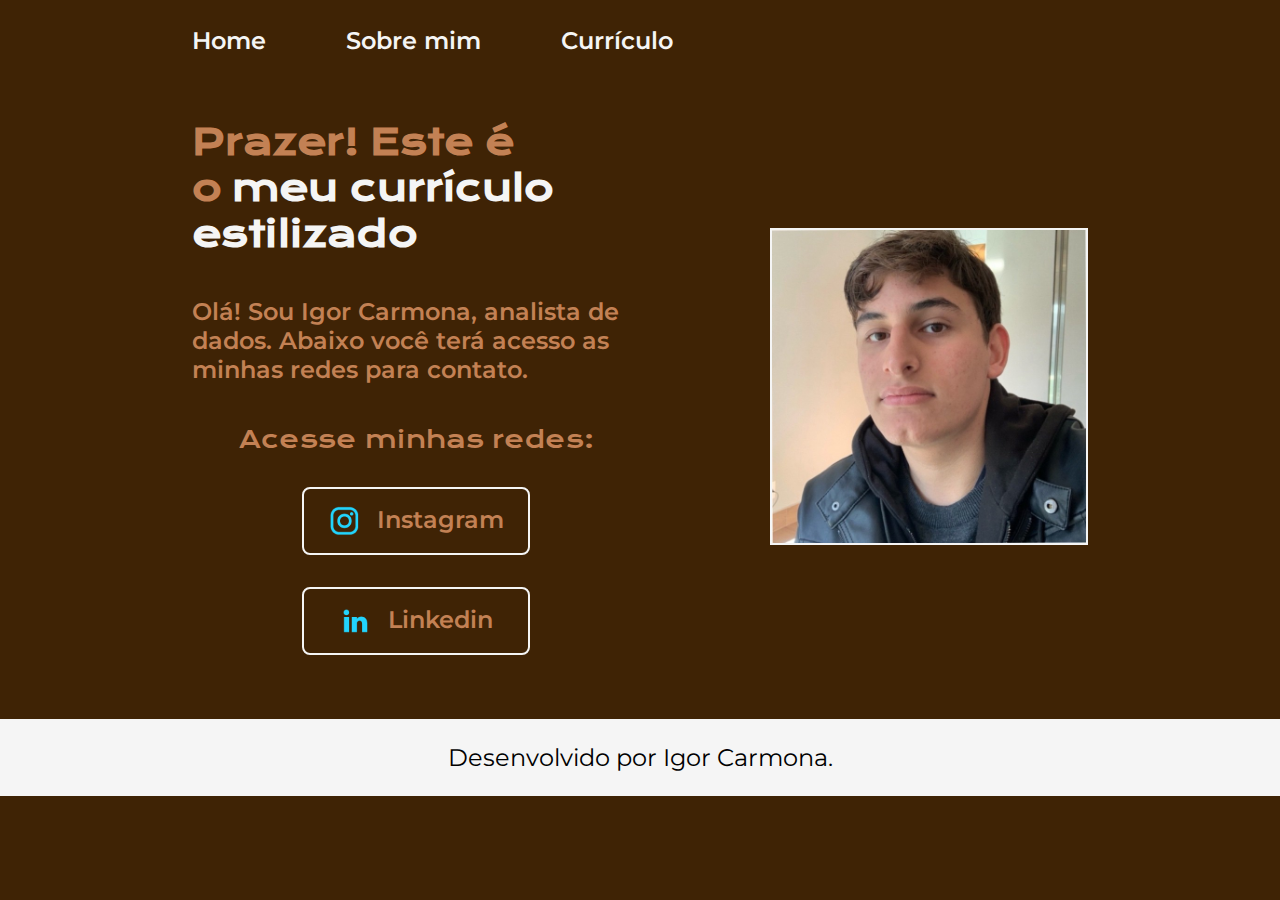
<file: Curriculo/index.html>
<!DOCTYPE html>
<html lang="pt-br">
<head>
    <meta charset="UTF-8">
    <meta name="viewport" content="width=device-width, initial-scale=1.0">
    <title>Portfolio</title>
    <link rel="stylesheet" href="style.css">
</head>
<body>
    <header class="cabecalho">
        <nav class="cabecalho__menu">
            <a class="cabecalho__menu__home" href="index.html">Home</a>
            <a class="cabecalho__menu__home" href="about.html">Sobre mim</a>
            <a class="cabecalho__menu__home" href="curriculo.html">Currículo</a>
        </nav>
    </header>
    <main class="apresentacao">
        <section class="apresentacao__conteudo">
            <h1 class="apresentacao__conteudo__titulo">Prazer! Este é o<strong class="titulo-destaque">meu currículo estilizado</strong></h1>
            <p class="apresentacao__conteudo__texto">Olá! Sou Igor Carmona, analista de dados. Abaixo você terá acesso as minhas redes para contato.</p>
            <div class="apresentacao__conteudo__botoes">
                <h2 class="apresentacao__conteudo__botoes__subtitulo">Acesse minhas redes:</h2>
                <a class="apresentacao__conteudo__botoes__IG" href="https://www.instagram.com/theigorcarmona/">Instagram
                    <img src="instagram.png" alt="Icone do Instagram">
                </a>
                <a class="apresentacao__conteudo__botoes__IG" href="https://www.linkedin.com/in/igorcarmona/">Linkedin
                    <img src="linkedin.png" alt="Icone do linkedin">
                </a>
            </div>
        </section>
        <img class="apresentacao__foto" src="igor.jpg" alt="Foto do Igor Carmona">
    </main>
    <footer class="rodape">
        <p>Desenvolvido por Igor Carmona.</p>
    </footer>
</body>
</html>
</file>
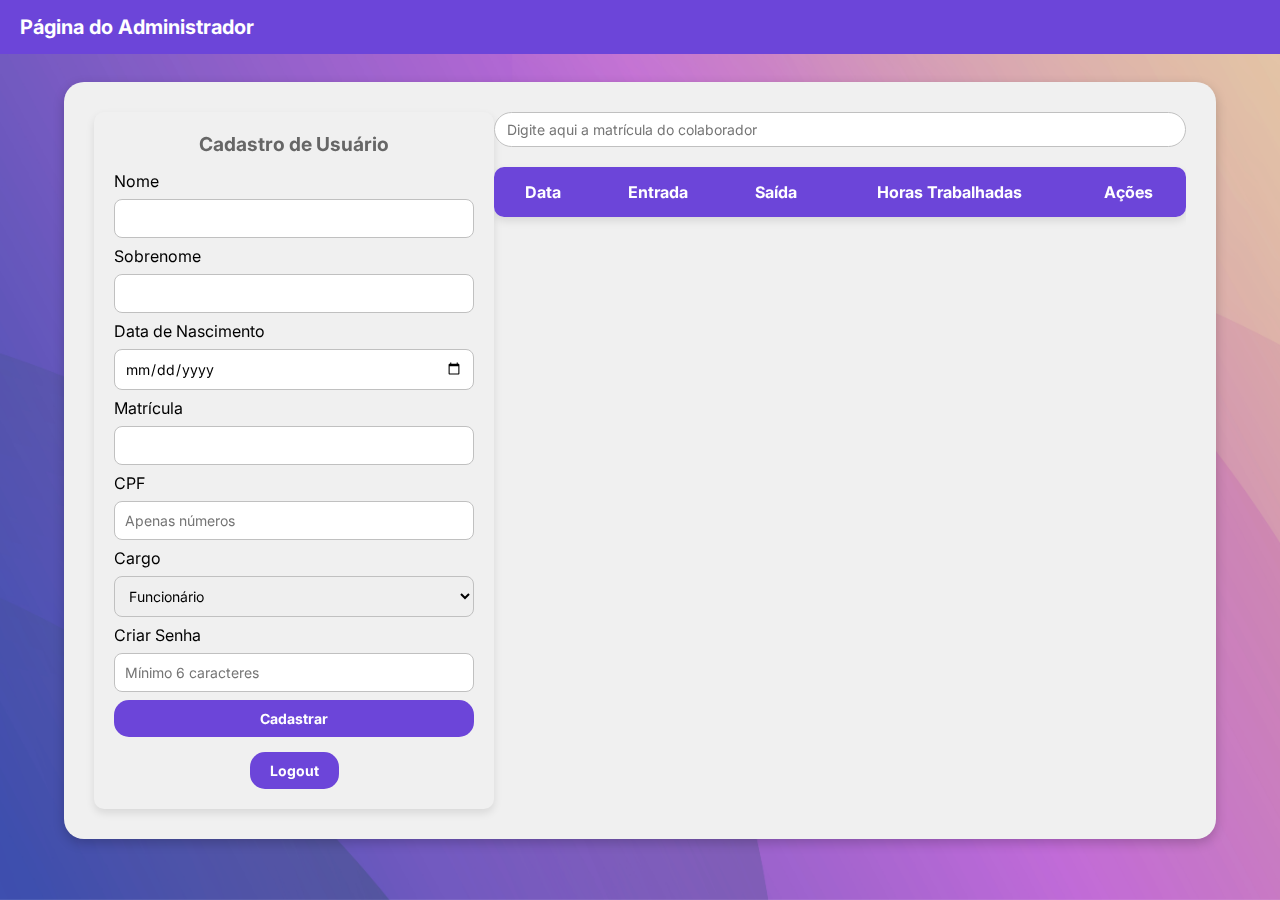
<file: home-adm.html>
<!DOCTYPE html>
<html lang="pt-br">
<head>
    <meta charset="UTF-8">
    <meta name="viewport" content="width=device-width, initial-scale=1.0">
    <title>Página do Administrador</title>
    <link rel="stylesheet" href="home-adm.css">
    <link href="https://fonts.googleapis.com/css2?family=Inter:wght@400;500;600;700&display=swap" rel="stylesheet">
</head>
<body>
    <header>
        <h1>Página do Administrador</h1>
    </header>

    <div class="camada"></div>

    <div class="janela">
        <div class="form-container">
            <h2>Cadastro de Usuário</h2>
            <form id="cadastroForm">
                <label for="nome">Nome</label>
                <input type="text" id="nome" name="nome" required>
            
                <label for="sobrenome">Sobrenome</label>
                <input type="text" id="sobrenome" name="sobrenome" required>
            
                <label for="dataNascimento">Data de Nascimento</label>
                <input type="date" id="dataNascimento" name="dataNascimento" required>
            
                <label for="matricula">Matrícula</label>
                <input type="text" id="matricula" name="matricula" required>
            
                <label for="cpf">CPF</label>
                <input type="text" id="cpf" name="cpf" minlength="11" required placeholder="Apenas números">
            
                <label for="cargo">Cargo</label>
                <select id="cargo" name="cargo" required>
                    <option value="funcionario">Funcionário</option>
                    <option value="adm">Administrador</option>
                </select>
            
                <label for="senha">Criar Senha</label>
                <input type="password" id="senha" name="senha" required minlength="6" placeholder="Mínimo 6 caracteres">
            
                <button type="submit">Cadastrar</button>
            </form>            
            
            <div class="logout-container">
                <button type="button" class="btn-logout" onclick="logout()">Logout</button>
            </div>
        </div>
    
        <div class="tabela-container">
            <div class="pesquisa-container">
                <input type="text" id="pesquisa" class="campo-pesquisa" placeholder="Digite aqui a matrícula do colaborador" required>                         
            </div>
            <table>
                <thead>
                    <tr>
                        <th>Data</th>
                        <th>Entrada</th>
                        <th>Saída</th>
                        <th>Horas Trabalhadas</th>
                        <th>Ações</th>
                    </tr>
                </thead>
                <tbody id="tabelaResultados">
                </tbody>
            </table> 
            <div id="popupEditar" class="popup">
                <div class="popup-content">
                    <h3>Editar Ponto</h3>
                    <form id="editarForm">
                        <label for="editarEntrada">Entrada:</label>
                        <input type="datetime-local" id="editarEntrada" name="entrada" required>
                
                        <label for="editarSaida">Saída:</label>
                        <input type="datetime-local" id="editarSaida" name="saida" required>
                
                        <button type="submit">Salvar</button>
                        <button type="button" onclick="fecharPopup()">Cancelar</button>
                    </form>
                </div>
            </div>
            
        </div>
    </div>
    
    <script src="home-adm-script.js"></script>
</body>
</html>
</file>
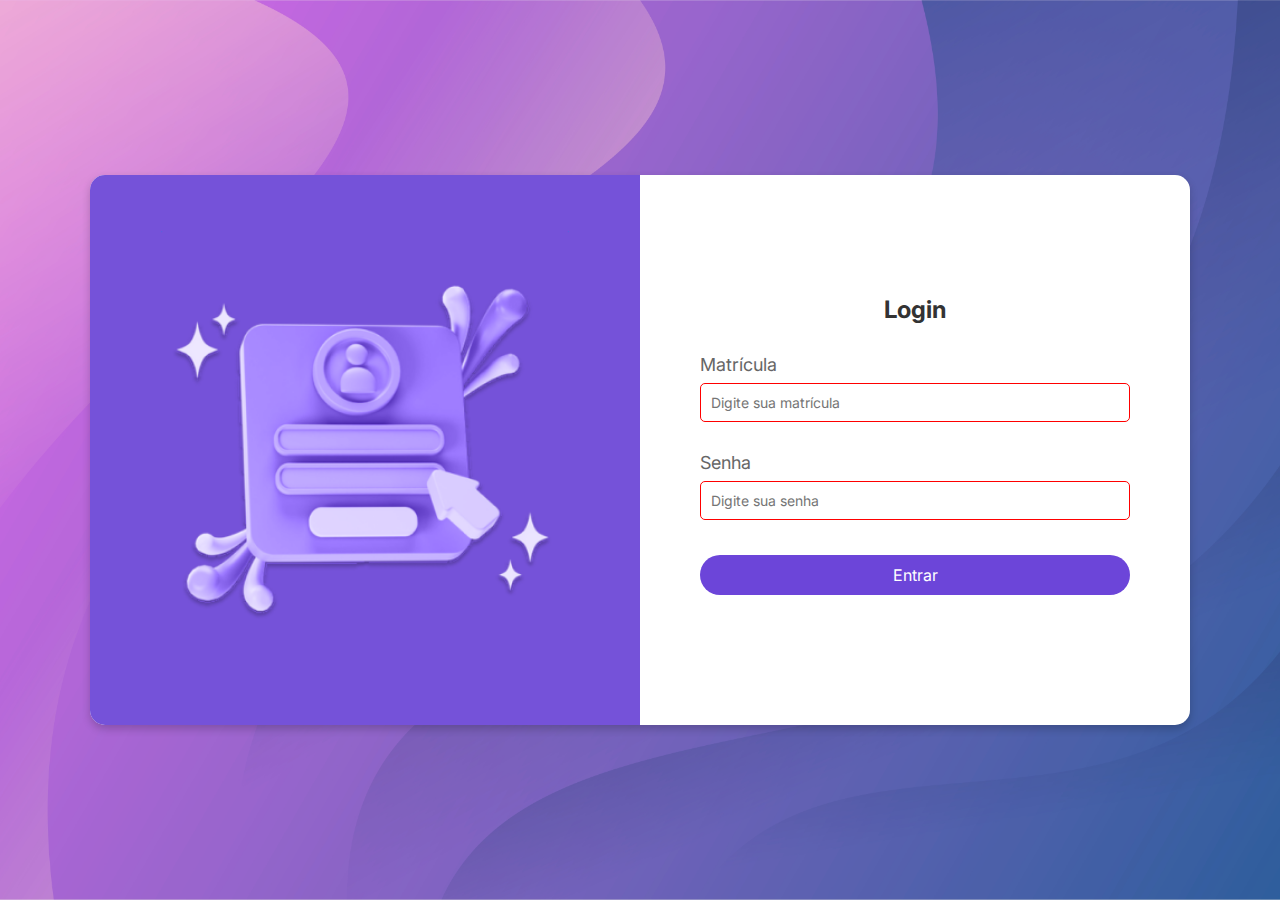
<file: home.html>
<!DOCTYPE html>
<html lang="pt-BR">
<head>
    <meta charset="UTF-8">
    <meta name="viewport" content="width=device-width, initial-scale=1.0">
    <title>Sistema de Registro de Ponto</title>
    <link rel="stylesheet" href="home.css">
    <link href="https://fonts.googleapis.com/css2?family=Inter:wght@400;500;600;700&display=swap" rel="stylesheet">
</head>
<body>
    <header>
        <h1>Sistema de Ponto Digital</h1>
        <div class="upload-container">
            <a href="Curriculo/index.html" class="upload-label" target="_blank">Sobre o Desenvolvedor</a>
        </div>
    </header>

    <div class="janela">
        <div class="relogio"></div>

        <div class="novo-registro-container">
            <button type="button" class="btn-novo-registro" onclick="registrarNovoHorario()">Novo Registro</button>
            <div id="registro-atual" class="registro-retorno"></div>
        </div>

        <div class="tabela-container">
            <div class="tabela">
                <table>
                    <thead>
                        <tr>
                            <th>Dia</th>
                            <th>Entrada</th>
                            <th>Saída</th>
                            <th>Horas Trabalhadas</th>
                        </tr>
                    </thead>
                    <tbody>
                    </tbody>
                </table>
            </div>
        </div>

        <div class="logout-container">
            <button type="button" class="btn-logout" onclick="logout()">Logout</button>
        </div>
    </div>

    <script src="home-script.js"></script>
</body>
</html>
</file>
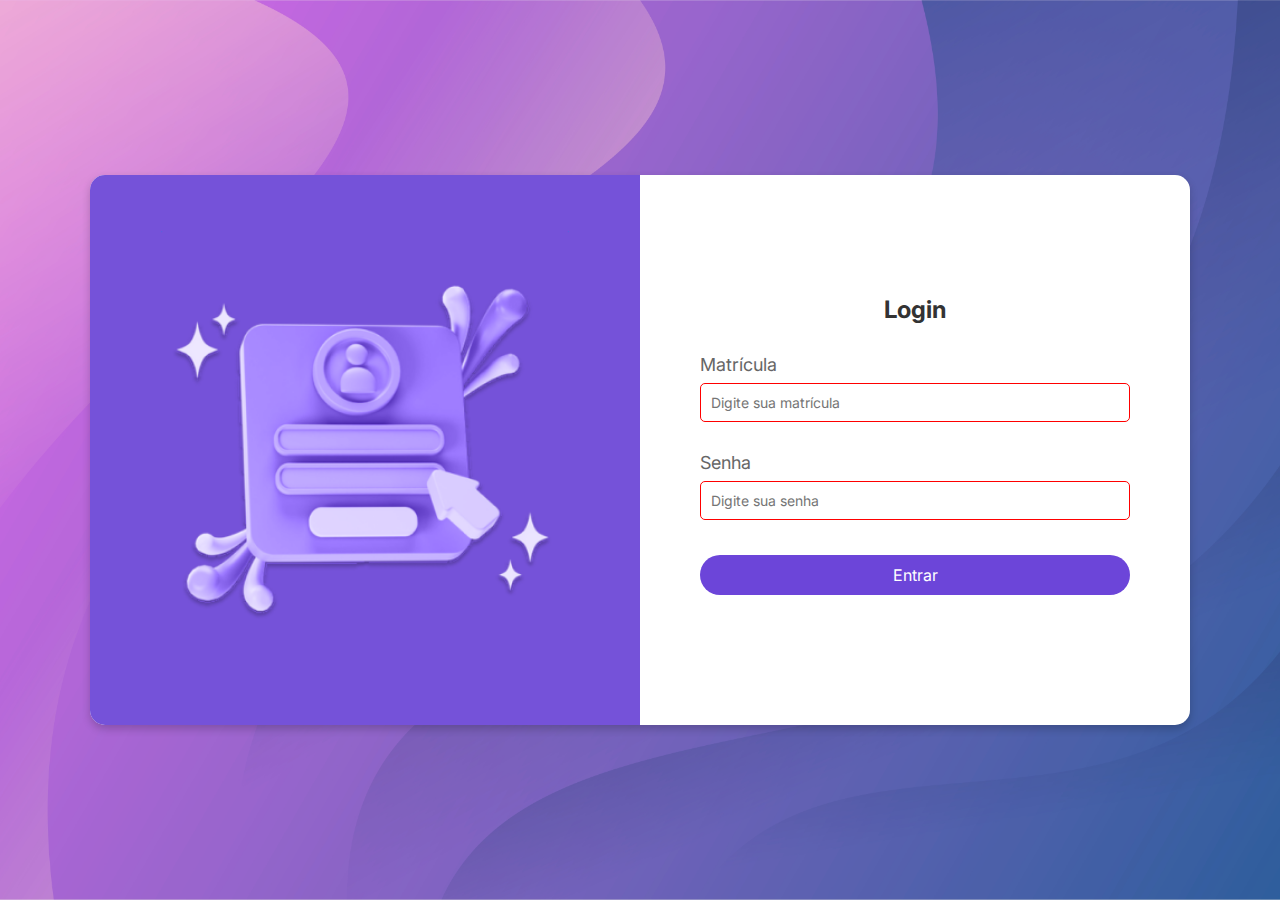
<file: login.html>
<!DOCTYPE html>
<html lang="pt-br">
<head>
    <meta charset="UTF-8">
    <meta name="viewport" content="width=device-width, initial-scale=1.0">
    <title>Login</title>
    <link rel="stylesheet" href="login.css">
    <link href="https://fonts.googleapis.com/css2?family=Inter:wght@400;500;600;700&display=swap" rel="stylesheet">
</head>
<body class="login">
    <div class="camada"></div>
    <div class="janela">
        <div class="left-func">
            <img src="img/login.png" alt="Imagem ilustrativa">
        </div>
        <div class="right">
            <h2>Login</h2>
            <form id="login-form">
                <div class="group-input">
                    <label for="matricula">Matrícula</label>
                    <input type="text" id="matricula" name="matricula" placeholder="Digite sua matrícula" required>
                </div>
                <div class="group-input">
                    <label for="senha">Senha</label>
                    <input type="password" id="senha" name="senha" placeholder="Digite sua senha" required>
                </div>
                <button type="submit" class="botao-login">Entrar</button>
            </form>
        </div>
    </div>
    <script src="login-script.js"></script>
</body>
</html>
</file>
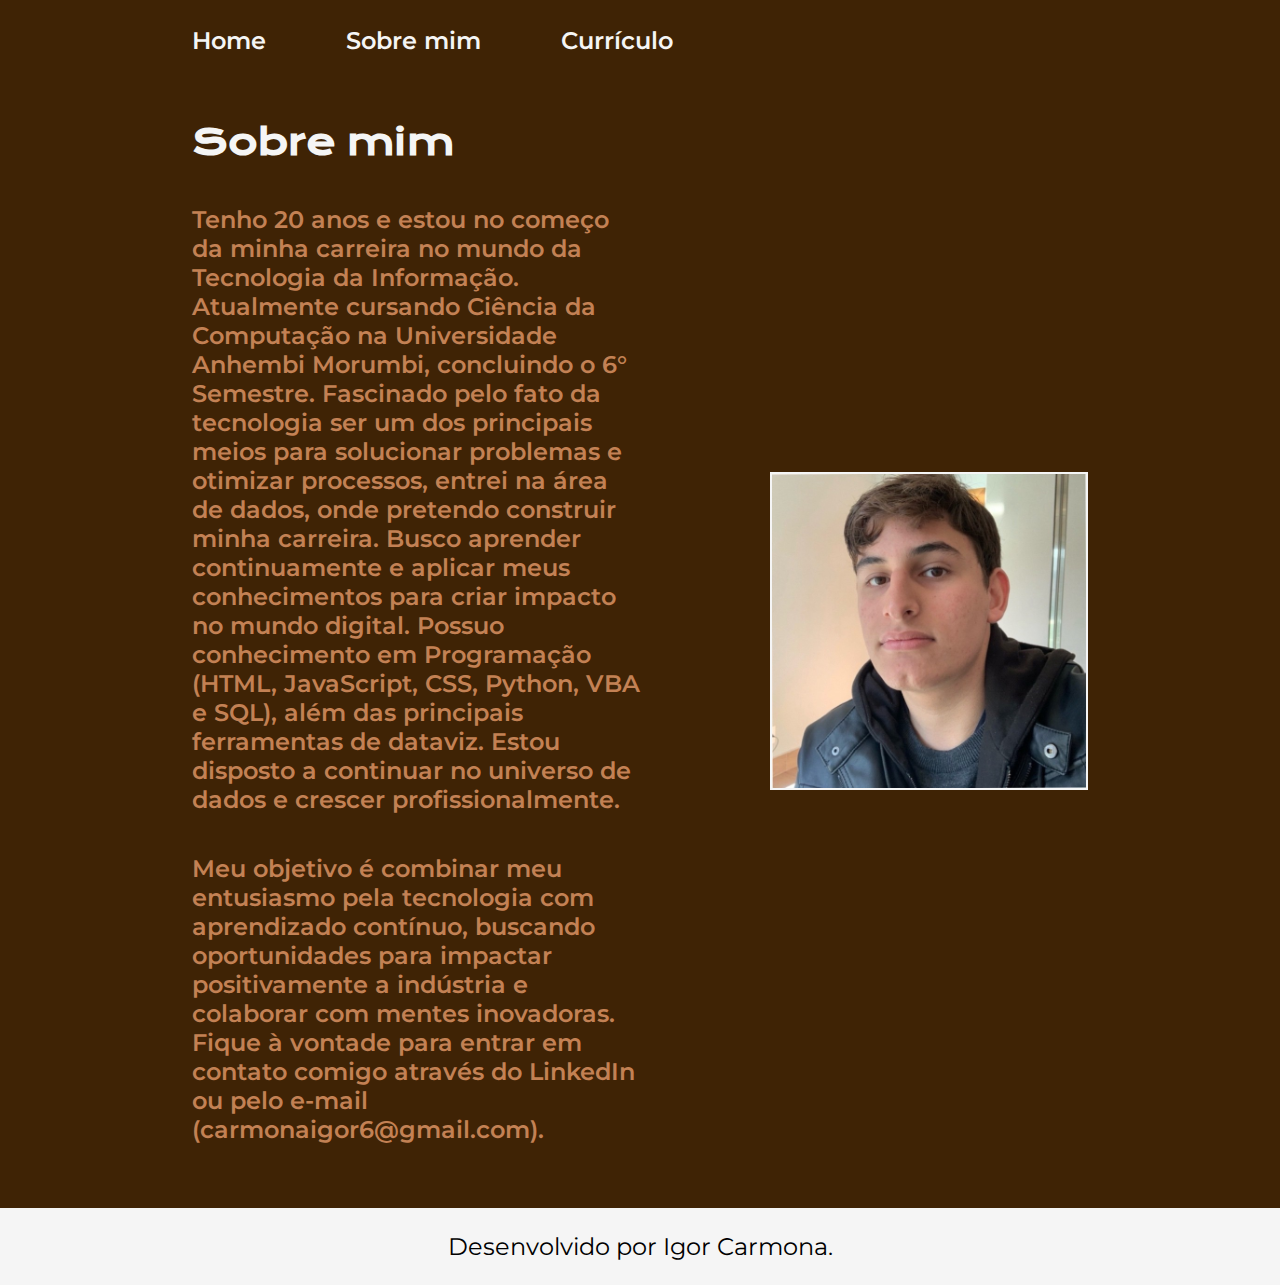
<file: Curriculo/about.html>
<!DOCTYPE html>
<html lang="pt-br">
<head>
    <meta charset="UTF-8">
    <meta name="viewport" content="width=device-width, initial-scale=1.0">
    <title>Sobre mim</title>
    <link rel="stylesheet" href="style.css">
</head>
<body>
    <header class="cabecalho">
        <nav class="cabecalho__menu">
            <a class="cabecalho__menu__home" href="index.html">Home</a>
            <a class="cabecalho__menu__home" href="about.html">Sobre mim</a>
            <a class="cabecalho__menu__home" href="curriculo.html">Currículo</a>
        </nav>
    </header>

    <main class="apresentacao">
        <section class="apresentacao__conteudo">
            <h1 class="apresentacao__conteudo__titulo2">
                Sobre mim
            </h1>

            <p class="apresentacao__conteudo__texto">
                Tenho 20 anos e estou no começo da minha carreira no mundo da Tecnologia da Informação. Atualmente cursando Ciência da Computação na Universidade Anhembi Morumbi, concluindo o 6° Semestre. Fascinado pelo fato da tecnologia ser um dos principais meios para solucionar problemas e otimizar processos, entrei na área de dados, onde pretendo construir minha carreira. Busco aprender continuamente e aplicar meus conhecimentos para criar impacto no mundo digital. Possuo conhecimento em Programação (HTML, JavaScript, CSS, Python, VBA e SQL), além das principais ferramentas de dataviz. Estou disposto a continuar no universo de dados e crescer profissionalmente.
            </p>

            <p class="apresentacao__conteudo__texto">
                Meu objetivo é combinar meu entusiasmo pela tecnologia com aprendizado contínuo, buscando oportunidades para impactar positivamente a indústria e colaborar com mentes inovadoras. Fique à vontade para entrar em contato comigo através do LinkedIn ou pelo e-mail (carmonaigor6@gmail.com).

            </p>
        </section>
        <img class="apresentacao__foto" src="igor.jpg" alt="Foto Igor">
    </main>

    <footer class="rodape">
        <p>Desenvolvido por Igor Carmona.</p>
    </footer>
</body>
</html>
</file>
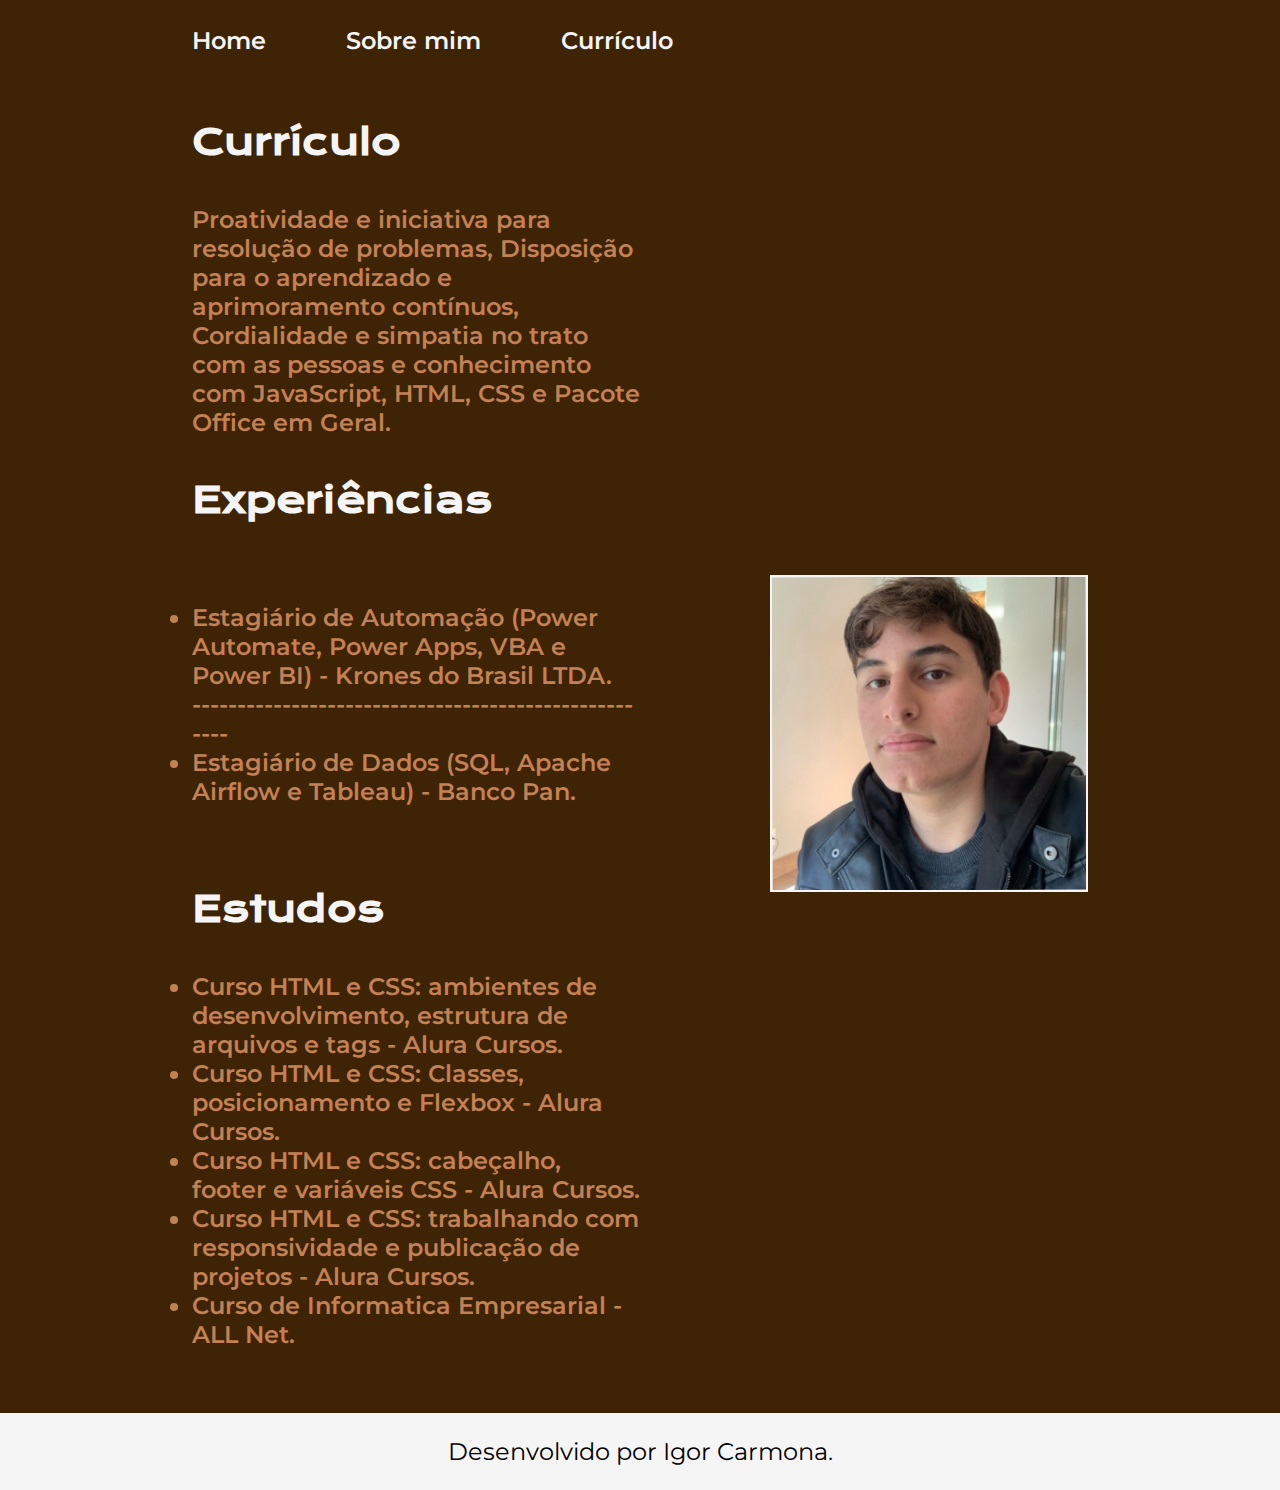
<file: Curriculo/curriculo.html>
<!DOCTYPE html>
<html lang="pt-br">
<head>
    <meta charset="UTF-8">
    <meta name="viewport" content="width=device-width, initial-scale=1.0">
    <title>Currículo</title>
    <link rel="stylesheet" href="style.css">
</head>
<body>
    <header class="cabecalho">
        <nav class="cabecalho__menu">
            <a class="cabecalho__menu__home" href="index.html">Home</a>
            <a class="cabecalho__menu__home" href="about.html">Sobre mim</a>
            <a class="cabecalho__menu__home" href="curriculo.html">Currículo</a>
        </nav>
    </header>

    <main class="apresentacao">
        <section class="apresentacao__conteudo">

            <h1 class="apresentacao__conteudo__titulo2">
                Currículo
            </h1>
            <p class="apresentacao__conteudo__texto">
                Proatividade e iniciativa para resolução de problemas, Disposição para o aprendizado e aprimoramento contínuos, Cordialidade e simpatia no trato com as pessoas e conhecimento com JavaScript, HTML, CSS e Pacote Office em Geral.
            </p>

            <h2 class="apresentacao__conteudo__titulo2">
                Experiências
            </h2>
            <p class="apresentacao__conteudo__texto">
            <ul class="apresentacao__conteudo__texto">
                <li>
                    Estagiário de Automação (Power Automate, Power Apps, VBA e Power BI) - Krones do Brasil LTDA.
                </li>
                <p>-----------------------------------------------------</p>
                <li>
                    Estagiário de Dados (SQL, Apache Airflow e Tableau) - Banco Pan.
                </li>

            </ul>
            </p>
            <h2 class="apresentacao__conteudo__titulo2">
                Estudos
            </h2>
            <div class="apresentacao__conteudo__texto">
            <ul class="apresentacao__conteudo__texto">
                <li>Curso HTML e CSS: ambientes de desenvolvimento, estrutura de arquivos e tags - Alura Cursos. </li>
                <li>Curso HTML e CSS: Classes, posicionamento e Flexbox - Alura Cursos. </li>
                <li>Curso HTML e CSS: cabeçalho, footer e variáveis CSS - Alura Cursos. </li>
                <li>Curso HTML e CSS: trabalhando com responsividade e publicação de projetos - Alura Cursos. </li>
                <li>Curso de Informatica Empresarial - ALL Net. </li>
            </ul>
            </div>    
        </section>
        <img class="apresentacao__foto" src="igor.jpg" alt="Foto">
    </main> 

    <footer class="rodape">
        <p>Desenvolvido por Igor Carmona.</p>
    </footer>
</body>
</html>
</file>
<file: Curriculo/style.css>
@import url('https://fonts.googleapis.com/css2?family=Krona+One&display=swap');
@import url('https://fonts.googleapis.com/css2?family=Montserrat&display=swap');
@import url('https://fonts.googleapis.com/css2?family=Montserrat:wght@600&display=swap');

:root {
    --cor1 : #3F2305;
    --cor2 : #C38154;
    --cor3 : #F5F5F5;
    --cor4 : #000000;
    --corhover : #F9E0BB;

    --fonte-principal : 'Montserrat', sans-serif;
    --fonte-secundaria : 'Krona One', sans-serif;
}


*{
    margin: 0;
    padding: 0;
}

h1 {
    font-weight: bold;
} 

body {
    background-color: var(--cor1);
    color: var(--cor2);
    height: 100vh;
    box-sizing: border-box;
}

.cabecalho {
    padding: 2% 0 0 15%;
}

.cabecalho__menu {
    display: flex;
    gap: 80px;
}

.cabecalho__menu__home {
    font-size: 1.5rem;
    font-family: var(--fonte-principal);
    font-weight: 600;
    color: var(--cor3);
    text-decoration: none;
}



.titulo-destaque {
    color: var(--cor3);
    padding: 10px;
}

.apresentacao {
    padding: 5% 15%;
    display: flex;
    align-items: center;
    justify-content: space-between;
    flex-direction: row;
    gap: 50px;
}

.apresentacao__conteudo {
    width: 50%;
    display: flex;
    flex-direction: column;
    gap: 40px;
}

.apresentacao__conteudo__titulo2 {
    font-size: 2.25rem;
    font-family: var(--fonte-secundaria);
    color: var(--cor3);
}

.apresentacao__foto {
    width: 35%;
    height: 35%;
    border: 2px solid var(--cor3);

}


.apresentacao__conteudo__titulo {
    font-size: 2.25rem;
    font-family: var(--fonte-secundaria);
}

.apresentacao__conteudo__texto {
    font-size: 1.5rem;
    font-family: var(--fonte-principal);
    font-weight: 600;
}

.apresentacao__conteudo__texto2 {
    font-size: 1.125rem;
    font-family: var(--fonte-principal);
    font-weight: 400;
}


.apresentacao__conteudo__botoes__subtitulo {
    font-family: var(--fonte-secundaria);
    font-weight: 400;
    font-size: 1.5rem;
}

.apresentacao__conteudo__botoes {
    display: flex;
    flex-direction: column;
    justify-content: space-between;
    align-items: center;
    gap: 32px;
    font-family: var(--fonte-principal);

}

.apresentacao__conteudo__botoes__IG{
    width: 50%;
    display: flex;
    justify-content: center;
    gap: 16px;
    text-align: center;
    border-radius: 8px;
    font-family: var(--fonte-principal);
    font-size: 1.5rem;
    padding: 16px 0;
    text-decoration: none;
    color: var(--cor2);
    font-weight: 600;
    border: 2px solid var(--cor3);
    flex-direction: row-reverse;
    
}

.apresentacao__conteudo__botoes__IG:hover {
    background-color: var(--corhover);
}

.rodape {
    color: var(--cor4);
    background-color: var(--cor3);
    font-family: var(--fonte-principal);
    padding: 24px;
    text-align: center;
    font-weight: 400;
    font-size: 1.5rem;
}

@media (max-width: 1200px) {
    .apresentacao {
        flex-direction: column-reverse;
        padding: 5%;
    }

    .apresentacao__conteudo {
        width: auto;
    }

    .cabecalho {
        padding: 12%;
    }

    .cabecalho__menu {
        justify-content: center;
    }

}
</file>
<file: home-adm.css>
:root {
    --branco: #fff;
    --cinza-claro: #F0F0F0;
    --cinza-medio: #C0C0C0;
    --cinza-escuro: #666;
    --roxo-principal: #6c45d9;
    --roxo-escuro: #5030a8;
    --lilas: #f1ddff;
}

* {
    margin: 0;
    padding: 0;
    box-sizing: border-box;
    font-family: 'Inter', sans-serif;
}

.popup {
    display: none;
    position: fixed;
    top: 50%;
    left: 50%;
    transform: translate(-50%, -50%);
    background: var(--branco);
    box-shadow: 0 4px 8px rgba(0, 0, 0, 0.2);
    z-index: 1000;
    padding: 20px;
    border-radius: 8px;
    text-align: center;
}

.popup-open {
    display: block;
}

.popup button {
    margin: 10px;
}

body {
    display: flex;
    align-items: center;
    justify-content: center;
    height: 100vh;
    background: url(img/bg2.jpg) no-repeat center / cover;
    margin: 0;

}


header {
    position: fixed;
    top: 0;
    left: 0;
    right: 0;
    display: flex;
    justify-content: space-between;
    align-items: center;
    background-color: var(--roxo-principal);
    color: var(--branco);
    font-size: 10px;
    padding: 15px 20px;
    z-index: 10;
}

.camada {
    position: fixed;
    top: 0;
    left: 0;
    width: 100%;
    height: 100%;
    background-color: rgba(187, 187, 187, 0.3);
    z-index: 1;
}

.janela {
    display: flex;
    flex-wrap: wrap;
    justify-content: space-between;
    width: 90%;
    max-width: 1200px;
    max-height: calc(100vh - 140px);
    margin-top: 20px;
    padding: 30px;
    background: var(--cinza-claro);
    border-radius: 20px;
    box-shadow: 0 4px 12px rgba(0, 0, 0, 0.2);
    z-index: 2;
    overflow: auto;
}

.form-container {
    flex: none;
    width: 100%;
    max-width: 400px;
    height: 100%;
    max-height: 100%;
    padding: 20px;
    background: var(--cinza-claro);
    border-radius: 10px;
    box-shadow: 0 4px 8px rgba(0, 0, 0, 0.1);
    display: flex;
    flex-direction: column;
    justify-content: center;
    gap: 15px;
}

form {
    display: flex;
    flex-direction: column;
    gap: 8px;
    width: 100%;
    height: 100%;
    justify-content: space-between;
}

h2 {
    font-size: 1.2rem;
    color: var(--cinza-escuro);
    text-align: center;
}

input, select {
    width: 100%;
    padding: 10px;
    border: 1px solid var(--cinza-medio);
    border-radius: 8px;
    font-size: 14px;
}

button {
    padding: 10px 20px;
    background-color: var(--roxo-principal);
    color: var(--branco);
    border: none;
    border-radius: 15px;
    font-size: 14px;
    font-weight: bold;
    cursor: pointer;
    transition: background-color 0.3s, transform 0.2s;
}

button:hover {
    background-color: var(--roxo-escuro);
    transform: scale(1.01);
    color: var(--lilas);
}


.pesquisa-container {
    display: flex;
    align-items: center;
    justify-content: flex-start;
    width: 100%;
    height: auto;
    margin-bottom: 20px;
}

.campo-pesquisa {
    width: 100%;
    max-width: 800px;
    padding: 8px 12px;
    border: 1px solid var(--cinza-medio);
    border-radius: 20px;
    font-size: 14px;
    outline: none;
}

.tabela-container {
    flex: 2;
    max-width: 700px;
    overflow-x: auto;
    overflow-y: hidden;
}

.tabela-container {
    flex: 2;
    max-width: 700px;
    overflow-x: auto;
}

table {
    width: 100%;
    border-collapse: collapse;
    box-shadow: 0 4px 8px rgba(0, 0, 0, 0.1);
    border-radius: 10px;
    overflow: hidden;
    background-color: var(--branco);
}

thead {
    background-color: var(--roxo-principal);
    color: var(--branco);
    border-radius: 10px;
}

thead th {
    padding: 15px 20px;
}

tbody td {
    padding: 15px 20px;
    border-bottom: 1px solid var(--cinza-medio);
}

.logout-container {
    text-align: center;
}

.btn-editar,
.btn-deletar {
    display: inline-block;
    width: 70px;
    height: 25px;
    padding: 4px 12px;
    font-size: 12px;
    border: none;
    border-radius: 10px;
    cursor: pointer;
    box-sizing: border-box;
    transition: none;
}


.btn-editar {
    background-color: dodgerblue;
    color: var(--branco);
}

.btn-deletar {
    background-color: red;
    color: var(--branco);
}

.btn-editar:hover {
    background-color: dodgerblue; 
    color: var(--cinza-claro); 
    transform: scale(1.01);
    transition: background-color 0.3s ease;
}

.btn-deletar:hover{
    background-color: red;
    color: var(--cinza-claro); 
    transform: scale(1.01);
    transition: background-color 0.3s ease;
}


.acoes-botoes button {
    display: flex;
    align-items: center;
    justify-content: center;
    padding: 8px 12px; 
    font-size: 14px; 
    border: 1px solid #ccc;
    border-radius: 4px;
    cursor: pointer;
    background-color: #f1f1f1;
    color: #333;
    transition: none;
}

.acoes-botoes button:hover {
    background-color: #f1f1f1;
    color: #333; 
    border-color: #ccc;
}
</file>
<file: home.css>
:root {
    --branco: #fff;
    --cinza-claro: #F0F0F0;
    --cinza-medio: #C0C0C0;
    --cinza-escuro: #666;
    --roxo-principal: #6c45d9;
    --roxo-escuro: #5030a8;
    --lilas: #f1ddff;
}

* {
    margin: 0;
    padding: 0;
    box-sizing: border-box;
    font-family: 'Inter', sans-serif;
}

body {
    display: flex;
    align-items: flex-start;
    justify-content: center;
    height: 100vh;
    background: url(img/bg1.jpg) no-repeat center / cover;
    position: relative;
    padding-bottom: 20px;
}

header {
    position: fixed;
    top: 0;
    left: 0;
    right: 0;
    display: flex;
    justify-content: space-between;
    align-items: center;
    background-color: var(--roxo-principal);
    color: var(--branco);
    font-size: 16px;
    padding: 15px 20px;
    z-index: 10;
}

.upload-container {
    display: flex;
    align-items: center;
}

.upload-label {
    background-color: var(--branco);
    color: var(--roxo-principal);
    padding: 10px 20px;
    border-radius: 8px;
    font: bold 14px/1.5 'Inter', sans-serif;
    text-decoration: none;
    transition: background-color 0.3s, color 0.3s;
}

.upload-label:hover {
    background-color: var(--roxo-principal);
    color: var(--branco);
}

.janela {
    position: relative;
    display: flex;
    flex-direction: column;
    flex-wrap: wrap;
    width: 90vw;
    height: 85vh;
    margin: 100px auto 0;
    padding: 30px;
    background: var(--cinza-claro);
    border-radius: 20px;
    box-shadow: 0 4px 12px rgba(0, 0, 0, 0.2);
    z-index: 2;
    overflow: hidden;
    justify-content: space-between;
}

.relogio {
    width: 90%;
    max-width: 500px;
    display: flex;
    justify-content: center;
    align-items: center;
    font-size: 80px;
    background-color: var(--branco);
    border: 7px solid var(--cinza-medio);
    border-radius: 20px;
    color: var(--cinza-escuro);
    margin: 0 auto;
}

.novo-registro-container {
    display: flex;
    flex-direction: column;
    align-items: center;
    margin-top: 20px;
}

.btn-novo-registro {
    padding: 15px 30px;
    background-color: var(--roxo-principal);
    color: var(--branco);
    border: none;
    border-radius: 10px;
    font: bold 18px/1.5 sans-serif;
    cursor: pointer;
    transition: background-color 0.3s, color 0.3s, transform 0.3s;
}

.btn-novo-registro:hover {
    background-color: var(--roxo-escuro);
    color: var(--lilas);
    transform: scale(1.01);
}

.tabela {
    width: 90%;
    margin: 20px auto;
}

table {
    width: 100%;
    border-collapse: collapse;
    box-shadow: 0 4px 8px rgba(0, 0, 0, 0.1);
    border-radius: 8px;
    overflow: hidden;
    background: var(--branco);
}

thead {
    background-color: #7552D9;
    color: var(--branco);
}

thead th {
    padding: 15px 20px;
    text-align: left;
}

tbody tr:nth-child(even) {
    background-color: #f9f9f9;
}

tbody tr:nth-child(odd) {
    background-color: var(--branco);
}

tbody td {
    padding: 15px 20px;
    text-align: left;
    color: #333;
    border-bottom: 1px solid var(--cinza-medio);
}

.btn-logout {
    display: flex;
    justify-content: center;
    padding: 10px 20px;
    background-color: var(--branco);
    color: var(--cinza-escuro);
    border: none;
    border-radius: 25px;
    font: 999 16px/1.5 sans-serif;
    cursor: pointer;
    transition: background-color 0.3s, color 0.3s, transform 0.3s;
    max-width: 300px;
    margin: 20px auto;
}

.btn-logout:hover {
    background-color: var(--cinza-medio);
    color: var(--cinza-claro);
    transform: scale(1.01);
}
</file>
<file: login.css>
* {
    margin: 0;
    padding: 0;
    box-sizing: border-box;
    font-family: 'Inter', sans-serif;
}

body {
    display: flex;
    align-items: center;
    justify-content: center;
    height: 100vh;
    position: relative;
}

body.login {
    background: url(img/bg1.jpg) no-repeat center / cover; 
    background-size: cover;

}
body.login-adm {
    background: url(img/bg2.jpg) no-repeat center / cover;
    background-size: cover;
}

.camada {
    position: absolute;
    top: 0 ;
    left: 0 ;
    width: 100%;
    height: 100%;
    background-color: rgba(187, 187, 187, 0.2);
    z-index: 1;
}

.janela {
    display: flex;
    width: 1100px;
    height: 550px;
    background-color: #fff;
    border-radius: 15px;
    box-shadow: 0 4px 8px rgba(0, 0, 0, 0.2);
    overflow: hidden;
    z-index: 2;
}


.left-func{
    display: flex;
    align-items: center;
    justify-content: center;
    width: 50%;
    background-color: #7552D9;
    padding: 20px;
}


.left-adm {
    display: flex;
    align-items: center;
    justify-content: center;
    width: 50%;
    background-color:#B097F9;
    padding: 20px;
}

.left-func img{
    width: 80%;
    height: auto;
}

.imagem{
    width: 80%;
    height: auto;
}

.right {
    width:50%;
    display: flex;
    flex-direction: column;
    justify-content: center;

    padding: 60px;
}

.right h2 {
    text-align: center;
    font-size: 24px;
    color: #333;
}

.group-input {
    margin-bottom: 15px;
}

.group-input label {
    display: block;
    margin-top: 30px;
    margin-bottom: 8px;
    font-size: 18px;
    color: #666;
}

.group-input input {
    width: 100%;
    padding: 10px;
    border: 1px solid #ccc;
    border-radius: 5px;
    font-size: 14px;
}

.botao-login {
    width: 100%;
    padding: 10px;
    margin-top: 20px;
    margin-bottom: 10px;
    background-color: #6c45d9;
    color: #fff;
    border: none;
    border-radius: 25px;
    font-size: 16px;
}

.botao-login:hover {
    cursor: pointer;
    background-color: #5030a8;
    transition: background-color 0.3s;
    transform: scale(1.01);
}

#link{
display: block;
text-align: center;
color: #666;
font-weight: 600;
}

input:invalid {
    border-color: red;
}

.message {
    margin-top: 10px;
    font-size: 14px;
}

.success {
    color: green;
}

.error {
    color: red;
}
</file>
